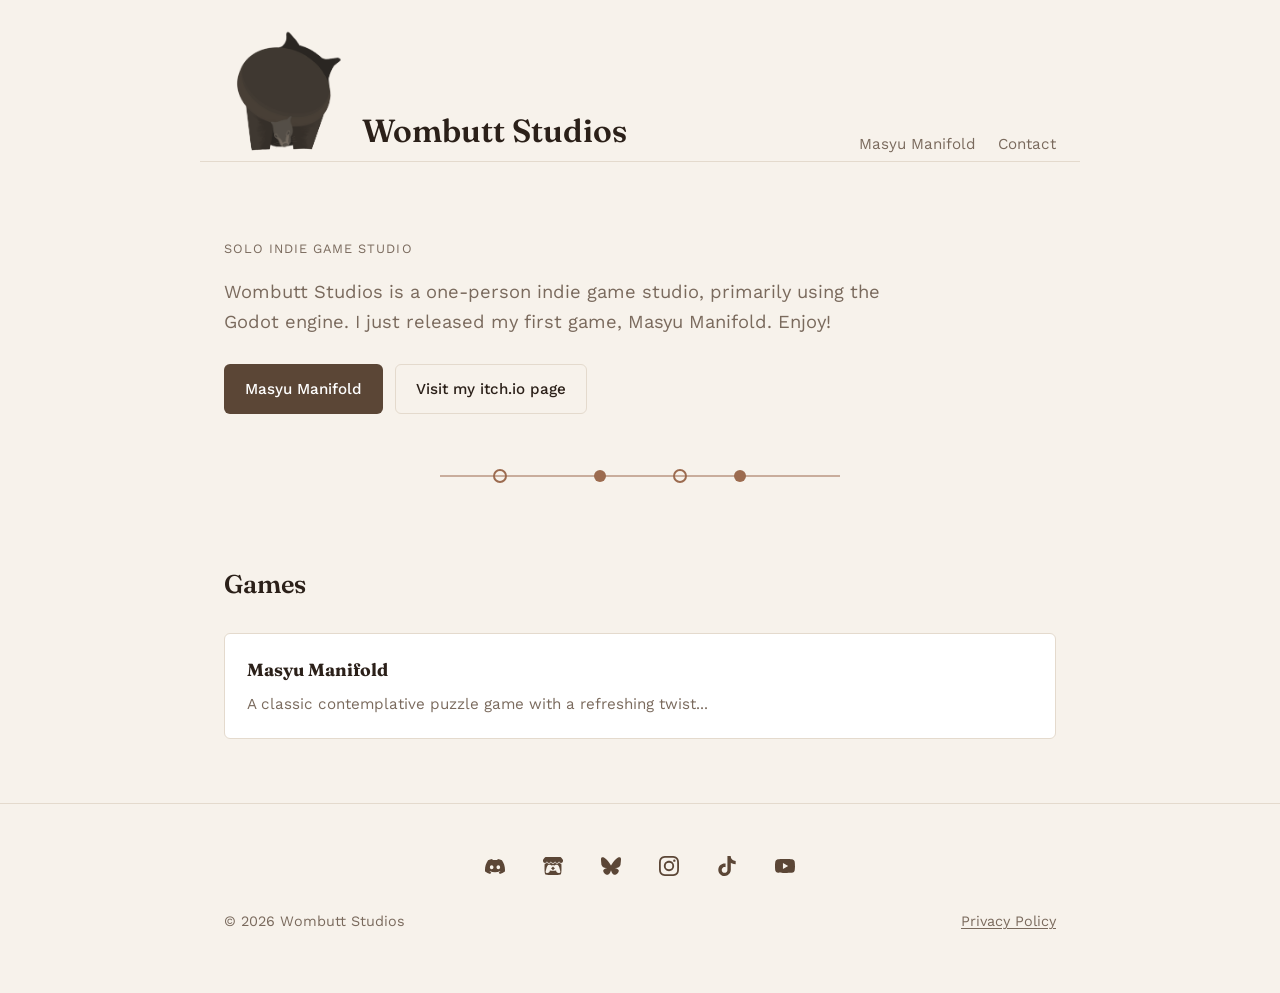
<file: index.html>
<!DOCTYPE html>
<html lang="en">
<head>
<meta charset="UTF-8">
<meta name="viewport" content="width=device-width, initial-scale=1.0">
<title>Wombutt Studios</title>
<meta name="description" content="Wombutt Studios — a solo indie studio making calm, hand-crafted puzzle games.">
<link rel="icon" href="assets/img/favicon.png">
<link rel="stylesheet" href="assets/css/style.css">
</head>
<body>

<header class="site-header">
  <div class="wrap nav">
    <a class="brand" href="index.html">
      <img src="assets/img/wombutt-logo.png" alt="Wombutt Studios logo">
      Wombutt Studios
    </a>
    <ul class="nav-links">
      <li><a href="masyu-manifold.html">Masyu Manifold</a></li>
      <li><a href="contact.html">Contact</a></li>
    </ul>
  </div>
</header>

<main>
  <section class="hero">
    <div class="wrap">
      <p class="hero-eyebrow">Solo indie game studio</p>
      <h1> </h1>
      <p class="lede">
        Wombutt Studios is a one-person indie game studio, primarily using the Godot engine. I just released my first game, Masyu Manifold. Enjoy!
      </p>
      <div class="btn-row">
        <a class="btn btn-primary" href="masyu-manifold.html">Masyu Manifold</a>
        <a class="btn btn-secondary" href="https://wombuttstudios.itch.io" target="_blank" rel="noopener">Visit my itch.io page</a>
      </div>
    </div>
  </section>

  <div class="wrap">
    <span class="loop-divider" aria-hidden="true">
      <svg viewBox="0 0 400 28" xmlns="http://www.w3.org/2000/svg">
        <path d="M0 14 H60 L100 14 L140 14 Q160 14 160 14 L240 14 L280 14 Q300 14 300 14 L400 14"
              fill="none" stroke="currentColor" stroke-width="2" opacity="0.5"/>
        <circle cx="60" cy="14" r="6" fill="none" stroke="currentColor" stroke-width="2"/>
        <circle cx="160" cy="14" r="6" fill="currentColor"/>
        <circle cx="240" cy="14" r="6" fill="none" stroke="currentColor" stroke-width="2"/>
        <circle cx="300" cy="14" r="6" fill="currentColor"/>
      </svg>
    </span>
  </div>

  <section id="games">
    <div class="wrap">
      <h2>Games</h2>
      <p class="section-sub"> </p>
      <div class="grid">
        <div class="card">
          <h3> <a href="masyu-manifold.html" style="text-decoration: none; color: inherit;">Masyu Manifold</a></h3>
          <p>A classic contemplative puzzle game with a refreshing twist...</p>
        </div>
       <!--
        <div class="card">
          <h3>Untitled prototype A</h3>
          <p>A watercolor-styled Masyu loop puzzle with portal mechanics. Releasing on Android.</p>
        </div>
        <div class="card">
          <h3>Untitled prototype B</h3>
          <p>Masyu is a contemplative puzzle about drawing a single, continuous loop that goes through all pearls. Maysu Manifold takes the classic puzzles further with custom shapes and Manifold Gates (portals) that allow the loop to leap across the board while remaining continuous. The result is a new class of mind-bending brain teasers where the loop can cross itself in ways that shouldn't be possible.</p>
        </div>
        -->
      </div>
    </div>
  </section>

  <!--
  <section id="about">
    <div class="wrap">
      <h2>About</h2>
      <p class="section-sub">
        Wombutt Studios is a solo development effort. Games are designed, built, and shipped
        by one person, start to finish — from puzzle logic to pixels to Play Store listing.
      </p>
    </div>
  </section>
  -->

</main>

<footer class="site-footer">
  <div class="wrap">
    <div class="social-row footer-social">
        <a class="social-icon icon-discord" href="https://discord.com/invite/BWma44aAkh" target="_blank" rel="noopener" aria-label="Discord"></a>
        <a class="social-icon icon-itch" href="https://wombuttstudios.itch.io" target="_blank" rel="noopener" aria-label="itch.io"></a>
        <a class="social-icon icon-bluesky" href="https://wombuttstudios.bsky.social" target="_blank" rel="noopener" aria-label="Bluesky"></a>
        <a class="social-icon icon-instagram" href="https://www.instagram.com/wombuttstudios" target="_blank" rel="noopener" aria-label="Instagram"></a>
        <a class="social-icon icon-tiktok" href="https://www.tiktok.com/@wombuttstudios" target="_blank" rel="noopener" aria-label="Tiktok"></a>
        <a class="social-icon icon-youtube" href="https://www.youtube.com/@WombuttStudios" target="_blank" rel="noopener" aria-label="YouTube"></a>
    </div>
    <div class="foot-row">
      <span>&copy; 2026 Wombutt Studios</span>
      <span><a href="privacy.html">Privacy Policy</a></span>
    </div>
  </div>
</footer>

</body>
</html>
</file>
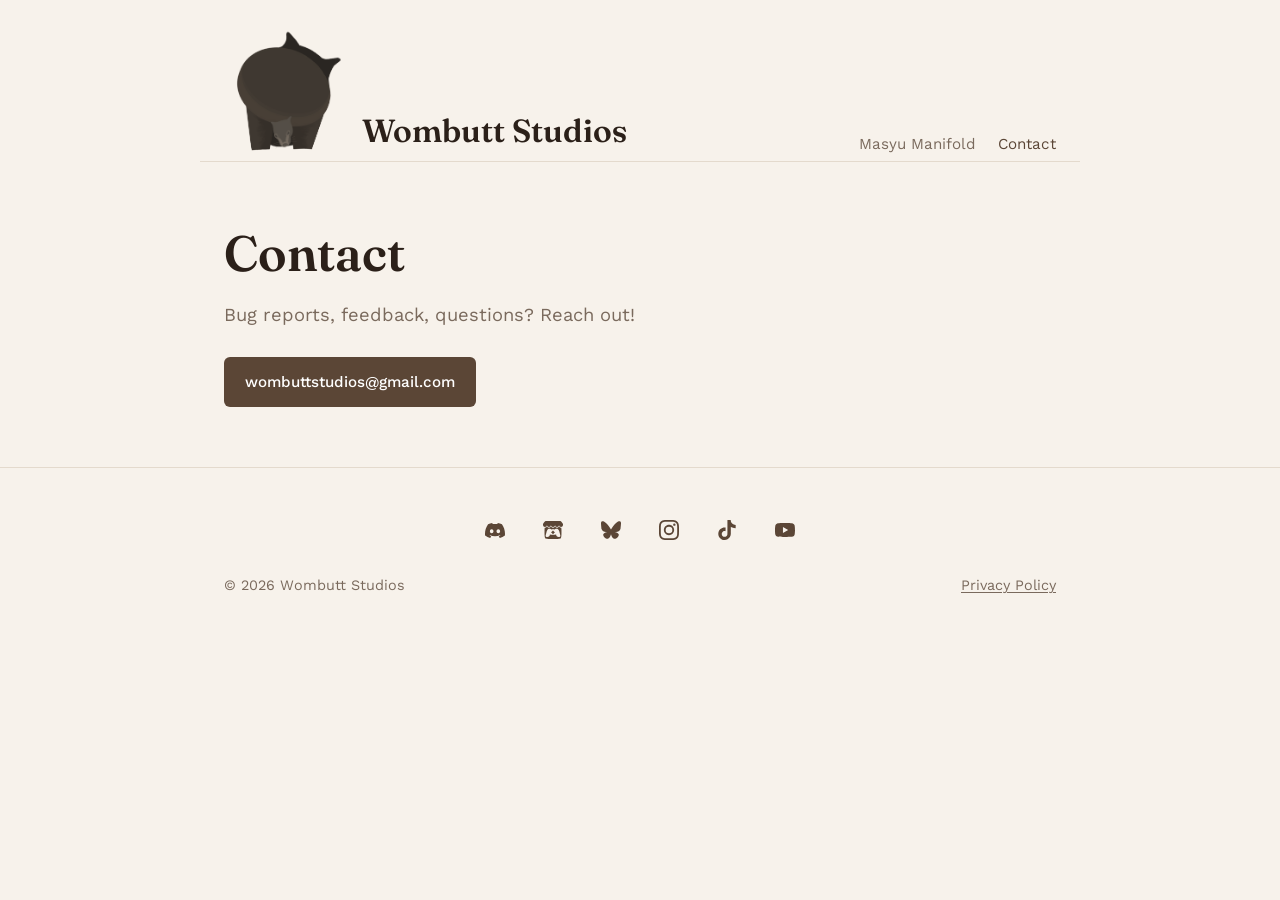
<file: contact.html>
<!DOCTYPE html>
<html lang="en">
<head>
<meta charset="UTF-8">
<meta name="viewport" content="width=device-width, initial-scale=1.0">
<title>Contact — Wombutt Studios</title>
<meta name="description" content="Contact Wombutt Studios.">
<link rel="icon" href="assets/img/favicon.png">
<link rel="stylesheet" href="assets/css/style.css">
</head>
<body>

<header class="site-header">
  <div class="wrap nav">
    <a class="brand" href="index.html">
      <img src="assets/img/wombutt-logo.png" alt="Wombutt Studios logo">
      Wombutt Studios
    </a>
    <ul class="nav-links">
      <li><a href="masyu-manifold.html">Masyu Manifold</a></li>
      <li><a href="contact.html" class="active">Contact</a></li>
    </ul>
  </div>
</header>

<main>
  <section class="hero">
    <div class="wrap">
      <h1>Contact</h1>
      <p class="lede">
        Bug reports, feedback, questions? Reach out!
      </p>
      <div class="btn-row">
        <a class="btn btn-primary" href="mailto:wombuttstudios+contact@gmail.com">wombuttstudios@gmail.com</a>
      </div>
    </div>
  </section>
</main>

<footer class="site-footer">
  <div class="wrap">
    <div class="social-row footer-social">
        <a class="social-icon icon-discord" href="https://discord.com/invite/BWma44aAkh" target="_blank" rel="noopener" aria-label="Discord"></a>
        <a class="social-icon icon-itch" href="https://wombuttstudios.itch.io" target="_blank" rel="noopener" aria-label="itch.io"></a>
        <a class="social-icon icon-bluesky" href="https://wombuttstudios.bsky.social" target="_blank" rel="noopener" aria-label="Bluesky"></a>
        <a class="social-icon icon-instagram" href="https://www.instagram.com/wombuttstudios" target="_blank" rel="noopener" aria-label="Instagram"></a>
        <a class="social-icon icon-tiktok" href="https://www.tiktok.com/@wombuttstudios" target="_blank" rel="noopener" aria-label="Tiktok"></a>
        <a class="social-icon icon-youtube" href="https://www.youtube.com/@WombuttStudios" target="_blank" rel="noopener" aria-label="YouTube"></a>
    </div>
    <div class="foot-row">
      <span>&copy; 2026 Wombutt Studios</span>
      <span><a href="privacy.html">Privacy Policy</a></span>
    </div>
  </div>
</footer>

</body>
</html>
</file>
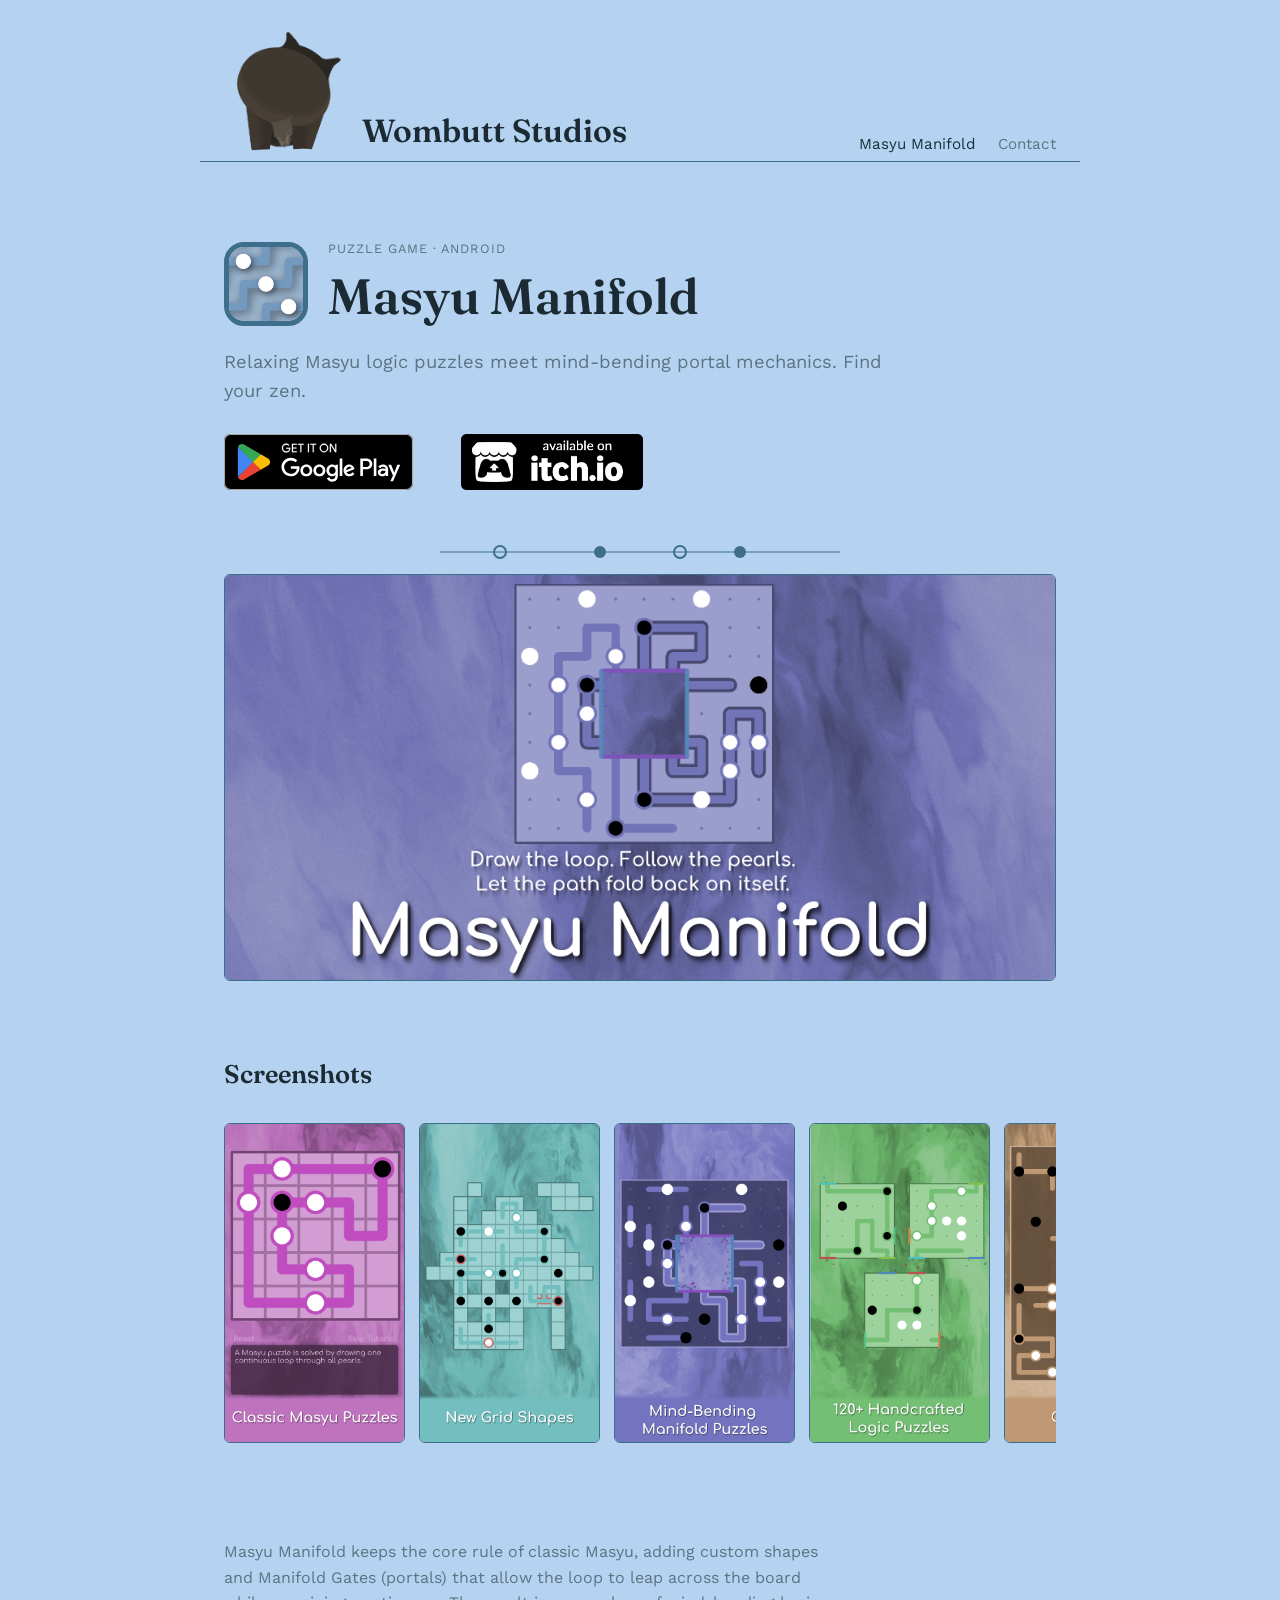
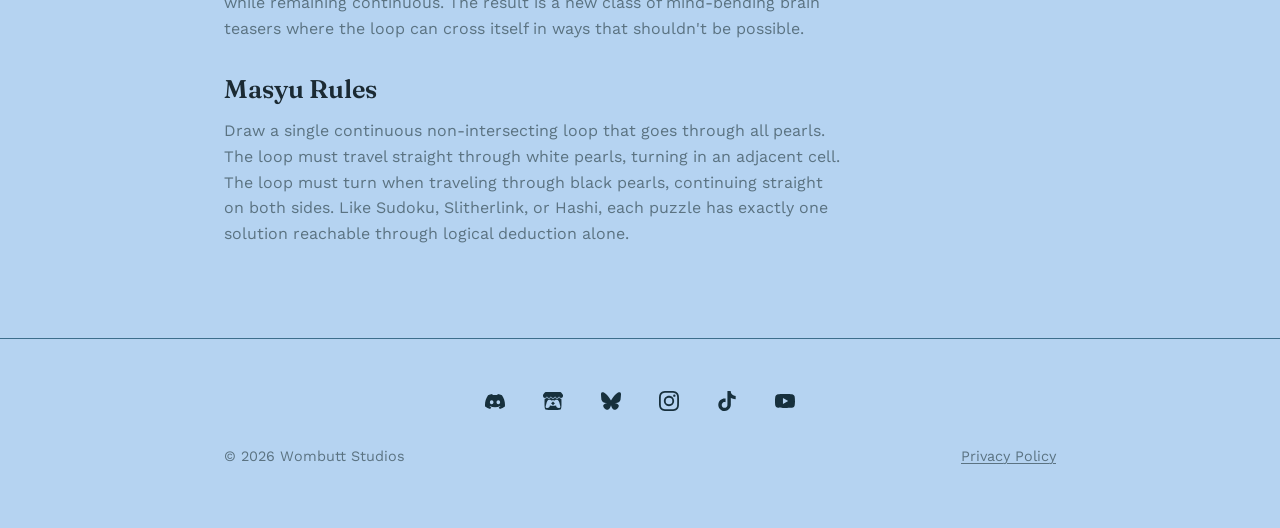
<file: masyu-manifold.html>
<!DOCTYPE html>
<html lang="en">
<head>
<meta charset="UTF-8">
<meta name="viewport" content="width=device-width, initial-scale=1.0">
<title>Masyu Manifold — Wombutt Studios</title>
<meta name="description" content="Masyu Manifold: a zen watercolor Masyu loop puzzle game with portal mechanics, for Android.">
<meta property="og:image" content="assets/img/feature-graphic.png">
<link rel="icon" href="assets/img/favicon.png">
<link rel="stylesheet" href="assets/css/style.css">
</head>
<body class="theme-game">

<header class="site-header">
  <div class="wrap nav">
    <a class="brand" href="index.html">
      <img src="assets/img/wombutt-logo.png" alt="Wombutt Studios logo">
      Wombutt Studios
    </a>
    <ul class="nav-links">
      <li><a href="masyu-manifold.html" class="active">Masyu Manifold</a></li>
     <!-- <li><a href="rules.html">Rules &amp; Strategy</a></li> -->
      <li><a href="contact.html">Contact</a></li>
    </ul>
  </div>
</header>

<main>
  <section class="hero">
    <div class="wrap">
    <div class="title-row">
      <img src="assets/img/favicon.svg" alt="" class="app-icon">
      <div>
        <p class="hero-eyebrow">Puzzle game · Android</p>
        <h1>Masyu Manifold</h1>
      </div>
    </div>

      <p class="lede">
        Relaxing Masyu logic puzzles meet mind-bending portal mechanics. Find your zen.
      </p>
      <!--
      <div class="btn-row">
        <a class="btn btn-primary" href="https://play.google.com/store/apps/details?id=io.itch.wombuttstudios.masyumanifold" target="_blank" rel="noopener">Get it on Google Play</a>
        <a class="btn btn-secondary" href="https://wombuttstudios.itch.io/masyu-manifold" target="_blank" rel="noopener">Play the web build on itch.io</a>
      </div>
      -->

      <div class="btn-row badge-row">
        <a href="https://play.google.com/store/apps/details?id=io.itch.wombuttstudios.masyumanifold" target="_blank" rel="noopener">
          <img src="assets/img/store/google-badge.svg" alt="Get it on Google Play" class="store-badge">
        </a>
        <a href="https://wombuttstudios.itch.io/masyu-manifold" target="_blank" rel="noopener">
          <img src="assets/img/store/itch-badge.png" alt="Available on itch.io" class="store-badge">
        </a>
      </div>


    </div>
  </section>

  <div class="wrap">
    <span class="loop-divider" aria-hidden="true">
      <svg viewBox="0 0 400 28" xmlns="http://www.w3.org/2000/svg">
        <path d="M0 14 H60 L100 14 L140 14 Q160 14 160 14 L240 14 L280 14 Q300 14 300 14 L400 14"
              fill="none" stroke="currentColor" stroke-width="2" opacity="0.5"/>
        <circle cx="60" cy="14" r="6" fill="none" stroke="currentColor" stroke-width="2"/>
        <circle cx="160" cy="14" r="6" fill="currentColor"/>
        <circle cx="240" cy="14" r="6" fill="none" stroke="currentColor" stroke-width="2"/>
        <circle cx="300" cy="14" r="6" fill="currentColor"/>
      </svg>
    </span>
  </div>

  <div class="wrap">
    <img src="assets/img/feature-graphic.png" alt="Masyu Manifold" class="feature-banner">
  </div>

  <section id="screenshots">
    <div class="wrap">
      <h2>Screenshots</h2>
      <p class="section-sub"> </p>
      <div class="shot-strip">
        <img src="assets/img/screenshots/1_tutorial.png" alt="Masyu Manifold screenshot 1">
        <img src="assets/img/screenshots/2_house.png" alt="Masyu Manifold screenshot 2">
        <img src="assets/img/screenshots/3_circuit.png" alt="Masyu Manifold screenshot 3">
        <img src="assets/img/screenshots/5_3box.png" alt="Masyu Manifold screenshot 4">
        <img src="assets/img/screenshots/4_classic.png" alt="Masyu Manifold screenshot 5">
        <img src="assets/img/screenshots/6_flower_green.png" alt="Masyu Manifold screenshot 6">
        <img src="assets/img/screenshots/7_manifold.png" alt="Masyu Manifold screenshot 7">
        <img src="assets/img/screenshots/8_home.png" alt="Masyu Manifold screenshot 8">
      </div>
    </div>
  </section>

  <section id="about-game">
    <div class="wrap">
      <p class="section-sub">
        Masyu Manifold keeps the core rule of classic Masyu, adding custom shapes and Manifold Gates (portals) that allow the loop to leap across the board while 
        remaining continuous. The result is a new class of mind-bending brain teasers where the loop can cross 
        itself in ways that shouldn't be possible.
      </p>
  
      <h2>Masyu Rules</h2>
      <p class="section-sub">
        Draw a single continuous non-intersecting loop that goes through all pearls. The loop must travel straight through white pearls, turning in an adjacent cell. The loop must turn when traveling through black pearls, continuing straight on both sides. Like Sudoku, Slitherlink, or Hashi, each puzzle has exactly one solution reachable through logical deduction alone.
      </p>

      <!-- 
      <div class="grid">
        <div class="card">
          <h3>Classic</h3>
          <p>Traditional Masyu logic, no gates — a clean way to learn or warm up.</p>
        </div>
        <div class="card">
          <h3>Manifold</h3>
          <p>Gates and twist-gates fold the board back on itself. Same rules, new geometry.</p>
        </div>
      </div>
      -->
    </div>
  </section>
</main>

<footer class="site-footer">
  <div class="wrap">
    <div class="social-row footer-social">
        <a class="social-icon icon-discord" href="https://discord.com/invite/BWma44aAkh" target="_blank" rel="noopener" aria-label="Discord"></a>
        <a class="social-icon icon-itch" href="https://wombuttstudios.itch.io" target="_blank" rel="noopener" aria-label="itch.io"></a>
        <a class="social-icon icon-bluesky" href="https://wombuttstudios.bsky.social" target="_blank" rel="noopener" aria-label="Bluesky"></a>
        <a class="social-icon icon-instagram" href="https://www.instagram.com/wombuttstudios" target="_blank" rel="noopener" aria-label="Instagram"></a>
        <a class="social-icon icon-tiktok" href="https://www.tiktok.com/@wombuttstudios" target="_blank" rel="noopener" aria-label="Tiktok"></a>
        <a class="social-icon icon-youtube" href="https://www.youtube.com/@WombuttStudios" target="_blank" rel="noopener" aria-label="YouTube"></a>
    </div>
    <div class="foot-row">
      <span>&copy; 2026 Wombutt Studios</span>
      <span><a href="privacy.html">Privacy Policy</a></span>
    </div>
  </div>
</footer>

</body>
</html>
</file>
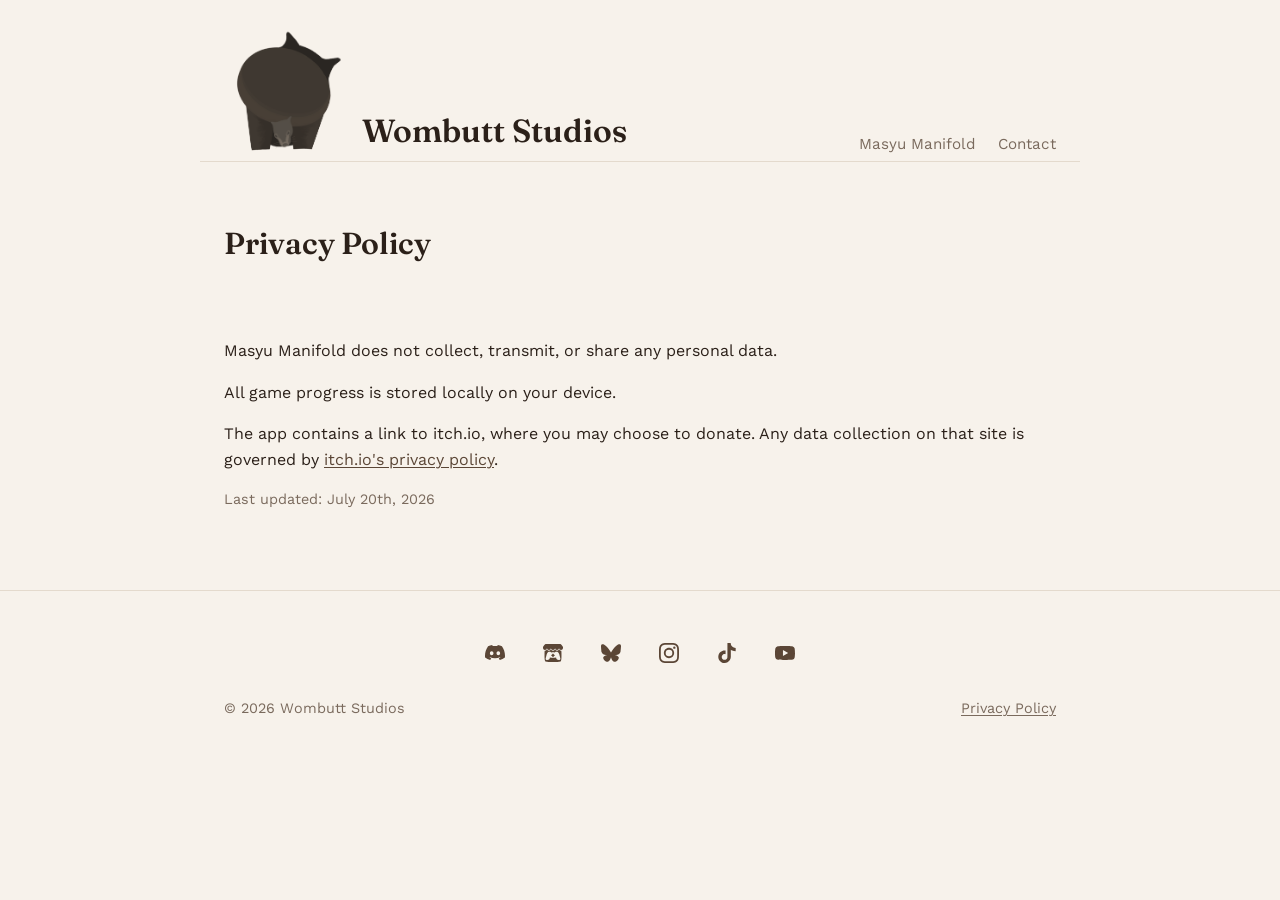
<file: privacy.html>
<!DOCTYPE html>
<html lang="en">
<head>
<meta charset="UTF-8">
<meta name="viewport" content="width=device-width, initial-scale=1.0">
<title>Privacy Policy — Wombutt Studios</title>
<link rel="icon" href="assets/img/favicon.png">
<link rel="stylesheet" href="assets/css/style.css">
</head>
<body>

<header class="site-header">
  <div class="wrap nav">
    <a class="brand" href="index.html">
      <img src="assets/img/wombutt-logo.png" alt="Wombutt Studios logo">
      Wombutt Studios
    </a>
    <ul class="nav-links">
      <li><a href="masyu-manifold.html">Masyu Manifold</a></li>
      <li><a href="contact.html">Contact</a></li>
    </ul>
  </div>
</header>

<main>
  <section class="hero" style="padding-bottom: 0;">
    <div class="wrap">
      <h1 style="font-size: 1.9rem;">Privacy Policy</h1>
    </div>
  </section>

  <section>
    <div class="wrap">
      <p>Masyu Manifold does not collect, transmit, or share any personal data.</p>
      <p>All game progress is stored locally on your device.</p>
      <p>
        The app contains a link to itch.io, where you may choose to donate. Any data
        collection on that site is governed by <a href="https://itch.io/docs/legal/privacy-policy" target="_blank" rel="noopener">itch.io's privacy policy</a>.
      </p>
      <p style="color: var(--muted); font-size: 0.9rem;">Last updated: July 20th, 2026</p>
    </div>
  </section>
</main>

<footer class="site-footer">
  <div class="wrap">
    <div class="social-row footer-social">
        <a class="social-icon icon-discord" href="https://discord.com/invite/BWma44aAkh" target="_blank" rel="noopener" aria-label="Discord"></a>
        <a class="social-icon icon-itch" href="https://wombuttstudios.itch.io" target="_blank" rel="noopener" aria-label="itch.io"></a>
        <a class="social-icon icon-bluesky" href="https://wombuttstudios.bsky.social" target="_blank" rel="noopener" aria-label="Bluesky"></a>
        <a class="social-icon icon-instagram" href="https://www.instagram.com/wombuttstudios" target="_blank" rel="noopener" aria-label="Instagram"></a>
        <a class="social-icon icon-tiktok" href="https://www.tiktok.com/@wombuttstudios" target="_blank" rel="noopener" aria-label="Tiktok"></a>
        <a class="social-icon icon-youtube" href="https://www.youtube.com/@WombuttStudios" target="_blank" rel="noopener" aria-label="YouTube"></a>
    </div>
    <div class="foot-row">
      <span>&copy; 2026 Wombutt Studios</span>
      <span><a href="privacy.html">Privacy Policy</a></span>
    </div>
  </div>
</footer>

</body>
</html>
</file>
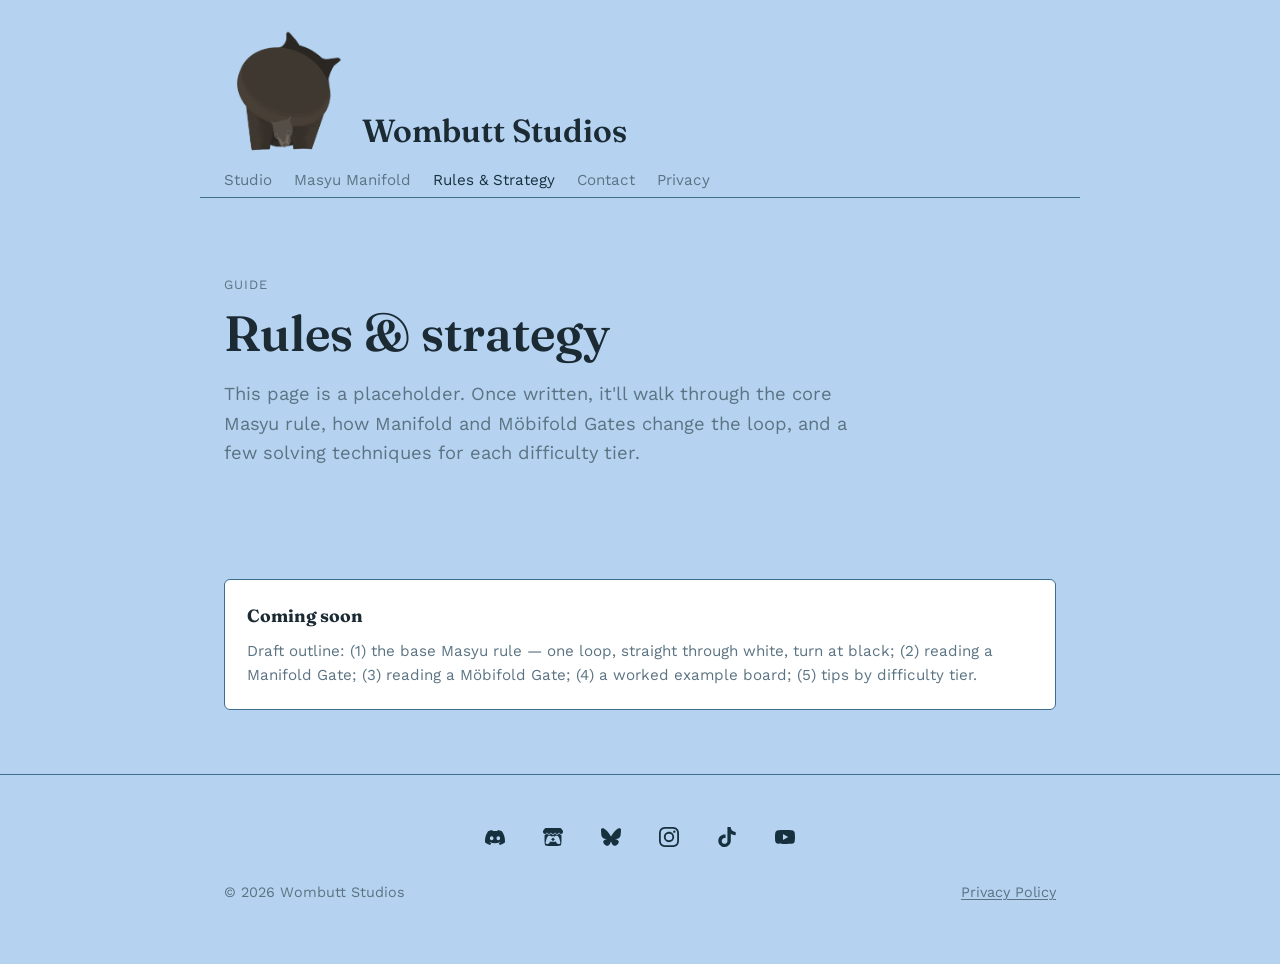
<file: rules.html>
<!DOCTYPE html>
<html lang="en">
<head>
<meta charset="UTF-8">
<meta name="viewport" content="width=device-width, initial-scale=1.0">
<title>Rules &amp; Strategy — Masyu Manifold</title>
<meta name="description" content="How to play Masyu Manifold: rules and strategy for the Masyu loop puzzle with portal mechanics.">
<link rel="icon" href="assets/img/favicon.png">
<link rel="stylesheet" href="assets/css/style.css">
</head>
<body class="theme-game">

<header class="site-header">
  <div class="wrap nav">
    <a class="brand" href="index.html">
      <img src="assets/img/wombutt-logo.png" alt="Wombutt Studios logo">
      Wombutt Studios
    </a>
    <ul class="nav-links">
      <li><a href="index.html">Studio</a></li>
      <li><a href="masyu-manifold.html">Masyu Manifold</a></li>
      <li><a href="rules.html" class="active">Rules &amp; Strategy</a></li>
      <li><a href="contact.html">Contact</a></li>
      <li><a href="privacy.html">Privacy</a></li>
    </ul>
  </div>
</header>

<main>
  <section class="hero">
    <div class="wrap">
      <p class="hero-eyebrow">Guide</p>
      <h1>Rules &amp; strategy</h1>
      <p class="lede">
        This page is a placeholder. Once written, it'll walk through the core Masyu rule,
        how Manifold and Möbifold Gates change the loop, and a few solving techniques
        for each difficulty tier.
      </p>
    </div>
  </section>

  <section>
    <div class="wrap">
      <div class="card">
        <h3>Coming soon</h3>
        <p>
          Draft outline: (1) the base Masyu rule — one loop, straight through white,
          turn at black; (2) reading a Manifold Gate; (3) reading a Möbifold Gate;
          (4) a worked example board; (5) tips by difficulty tier.
        </p>
      </div>
    </div>
  </section>
</main>

<footer class="site-footer">
  <div class="wrap">
    <div class="social-row footer-social">
        <a class="social-icon icon-discord" href="https://discord.com/invite/BWma44aAkh" target="_blank" rel="noopener" aria-label="Discord"></a>
        <a class="social-icon icon-itch" href="https://wombuttstudios.itch.io" target="_blank" rel="noopener" aria-label="itch.io"></a>
        <a class="social-icon icon-bluesky" href="https://wombuttstudios.bsky.social" target="_blank" rel="noopener" aria-label="Bluesky"></a>
        <a class="social-icon icon-instagram" href="https://www.instagram.com/wombuttstudios" target="_blank" rel="noopener" aria-label="Instagram"></a>
        <a class="social-icon icon-tiktok" href="https://www.tiktok.com/@wombuttstudios" target="_blank" rel="noopener" aria-label="Tiktok"></a>
        <a class="social-icon icon-youtube" href="https://www.youtube.com/@WombuttStudios" target="_blank" rel="noopener" aria-label="YouTube"></a>
    </div>
    <div class="foot-row">
      <span>&copy; 2026 Wombutt Studios</span>
      <span><a href="privacy.html">Privacy Policy</a></span>
    </div>
  </div>
</footer>

</body>
</html>
</file>
<file: assets/css/style.css>
/* ==========================================================================
   Wombutt Studios — shared stylesheet
   Two palettes, one system:
     - Studio theme (default, on <body>): warm, brown, paper-like
     - Game theme  (<body class="theme-game">): cool, monochrome blue, zen
   ========================================================================== */

@import url('https://fonts.googleapis.com/css2?family=Fraunces:opsz,wght@9..144,400;9..144,500;9..144,600&family=Work+Sans:wght@400;500;600&display=swap');

:root {
  /* Studio palette */
  --bg: #F7F2EB;
  --surface: #FFFFFF;
  --text: #2B2019;
  --muted: #7A6A5D;
  --accent: #9C6B4F;
  --accent-2: #5B4636;
  --border: #E4DACD;

  --font-display: 'Fraunces', Georgia, serif;
  --font-body: 'Work Sans', -apple-system, sans-serif;

  --radius: 6px;
  --max-width: 880px;
}

body.theme-game {
  /* Game palette — swaps the same variable names */
  --bg: #b5d3f1; /* Highlight: #96b0c9; Original: #EAF0F4; */
  --surface:#FFFFFF;
  --text: #1B2A33;
  --muted: #5B7382;
  --accent: #3D6E8C;
  --accent-2: #17303D;
  --border: #3D6E8C; /* #D3E0E7; */
}

* { box-sizing: border-box; }

html { scroll-behavior: smooth; }

body {
  margin: 0;
  background: var(--bg);
  color: var(--text);
  font-family: var(--font-body);
  line-height: 1.6;
  -webkit-font-smoothing: antialiased;
}

img { max-width: 100%; display: block; }

a {
  color: var(--accent-2);
  text-decoration-thickness: 1px;
  text-underline-offset: 2px;
}
a:hover { color: var(--accent); }

a:focus-visible,
button:focus-visible {
  outline: 2px solid var(--accent);
  outline-offset: 3px;
}

.wrap {
  max-width: var(--max-width);
  margin: 0 auto;
  padding: 0 24px;
}

/* ---- Header / nav ---- */
.site-header {
  padding: 28px 0 0;
}
.nav {
  display: flex;
  align-items: flex-end;
  justify-content: space-between;
  flex-wrap: wrap;
  gap: 12px;
  padding-bottom: 5px;
  border-bottom: 1px solid var(--border);
}
.brand {
  display: flex;
  align-items: flex-end;
  gap: 10px;
  font-family: var(--font-display);
  font-weight: 600;
  font-size: 2.0rem;
  color: var(--text);
  text-decoration: none;
}
.brand img {
  width: 128px;
  height: 128px;
  object-fit: contain;
}
.nav-links {
  display: flex;
  gap: 22px;
  list-style: none;
  margin: 0;
  padding: 0;
  font-size: 0.95rem;
}
.nav-links a {
  color: var(--muted);
  text-decoration: none;
}
.nav-links a:hover,
.nav-links a.active {
  color: var(--accent-2);
}

/* ---- Hero ---- */
.hero {
  padding: 64px 0 40px;
}
.hero-eyebrow {
  font-size: 0.8rem;
  letter-spacing: 0.08em;
  text-transform: uppercase;
  color: var(--muted);
  margin-bottom: 10px;
}
.hero h1 {
  font-family: var(--font-display);
  font-size: clamp(2.1rem, 5vw, 3.1rem);
  font-weight: 600;
  line-height: 1.12;
  margin: 0 0 18px;
  color: var(--text);
}
.hero p.lede {
  font-size: 1.15rem;
  color: var(--muted);
  max-width: 60ch;
  margin: 0 0 28px;
}
.hero-art {
  display: flex;
  gap: 18px;
  margin-top: 8px;
}
.hero-art img {
  border-radius: var(--radius);
  border: 1px solid var(--border);
}

/* ---- Buttons ---- */
.btn-row { display: flex; flex-wrap: wrap; gap: 12px; }
.btn {
  display: inline-flex;
  align-items: center;
  gap: 8px;
  padding: 12px 20px;
  border-radius: var(--radius);
  font-weight: 500;
  font-size: 0.95rem;
  text-decoration: none;
  border: 1px solid transparent;
  transition: transform 0.12s ease, background 0.12s ease;
}
.btn:hover { transform: translateY(-1px); }
.btn-primary {
  background: var(--accent-2);
  color: #fff;
}
.btn-primary:hover { background: var(--accent); color: #fff; }
.btn-secondary {
  background: transparent;
  border-color: var(--border);
  color: var(--text);
}
.btn-secondary:hover { border-color: var(--accent); color: var(--accent); }

.badge-row { align-items: center; gap: 48px;}

.store-badge {
  height: 56px;
  width: auto;
  transition: opacity 0.12s ease;
}
.store-badge:hover { opacity: 0.85; }


/* ---- Sections ---- */
section { padding: 44px 0; }
section h2 {
  font-family: var(--font-display);
  font-size: 1.6rem;
  font-weight: 600;
  margin-bottom: 8px;
}
.section-sub {
  color: var(--muted);
  margin-top: 0;
  margin-bottom: 28px;
  max-width: 62ch;
}

/* ---- Cards / grid ---- */
.grid {
  display: grid;
  grid-template-columns: repeat(auto-fit, minmax(220px, 1fr));
  gap: 18px;
}
.card {
  background: var(--surface);
  border: 1px solid var(--border);
  border-radius: var(--radius);
  padding: 22px;
}
.card h3 {
  font-family: var(--font-display);
  font-size: 1.1rem;
  margin: 0 0 8px;
}
.card p { color: var(--muted); margin: 0; font-size: 0.95rem; }

/* ---- Banner ---- */
.feature-banner {
  display: block;
  margin: 0 auto 8px;
  max-width: 860px;
  width: 100%;
  border-radius: var(--radius);
  border: 1px solid var(--border);
}

/* ---- App icon ---- */
.title-row {
  display: flex;
  align-items: center;
  gap: 20px;
  margin-bottom: 4px;
}
.app-icon {
  width: 84px;
  height: 84px;
  border-radius: 20px;
  border: 5px solid var(--border);
  flex-shrink: 0;
}

/* ---- Screenshot strip ---- */
.shot-strip {
  display: flex;
  gap: 14px;
  overflow-x: auto;
  padding-bottom: 8px;
}
.shot-strip img {
  height: 320px;
  width: auto;
  border-radius: var(--radius);
  border: 1px solid var(--border);
  flex: 0 0 auto;
}

/* ---- Social icons ---- */
.social-row {
  display: flex;
  gap: 14px;
  flex-wrap: wrap;
}
.social-icon {
  width: 44px;
  height: 44px;
  border-radius: 50%;
  background: var(--accent-2);
  transition: background 0.12s ease;
  -webkit-mask-repeat: no-repeat;
  mask-repeat: no-repeat;
  -webkit-mask-position: center;
  mask-position: center;
  -webkit-mask-size: 20px;
  mask-size: 20px;
}
.social-icon:hover { background: var(--accent); }
.footer-social {
  justify-content: center;
  margin-bottom: 22px;
}
 
/* One rule per icon: only the mask-image URL changes. Add a matching class here each time you add a new platform. */
.social-icon.icon-itch    { -webkit-mask-image: url('../img/social/itchio.svg');    mask-image: url('../img/social/itchio.svg'); }
.social-icon.icon-discord { -webkit-mask-image: url('../img/social/discord.svg'); mask-image: url('../img/social/discord.svg'); }
.social-icon.icon-instagram { -webkit-mask-image: url('../img/social/instagram.svg'); mask-image: url('../img/social/instagram.svg'); }
.social-icon.icon-youtube { -webkit-mask-image: url('../img/social/youtube.svg'); mask-image: url('../img/social/youtube.svg'); }
.social-icon.icon-tiktok { -webkit-mask-image: url('../img/social/tiktok.svg'); mask-image: url('../img/social/tiktok.svg'); }
.social-icon.icon-bluesky { -webkit-mask-image: url('../img/social/bluesky.svg'); mask-image: url('../img/social/bluesky.svg'); }

/* ---- Loop divider (signature element) ---- */
.loop-divider {
  display: block;
  width: 100%;
  height: 28px;
  margin: 8px 0;
  color: var(--accent);
}
.loop-divider svg { width: 100%; height: 100%; display: block; }

/* ---- Footer ---- */
.site-footer {
  padding: 40px 0 60px;
  border-top: 1px solid var(--border);
  margin-top: 20px;
  color: var(--muted);
  font-size: 0.9rem;
}
.site-footer a { color: var(--muted); }
.site-footer .foot-row {
  display: flex;
  justify-content: space-between;
  flex-wrap: wrap;
  gap: 12px;
  align-items: center;
}

/* ---- Utility ---- */
.mt-0 { margin-top: 0; }
.center { text-align: center; }

@media (max-width: 560px) {
  .hero-art { flex-direction: column; }
  .shot-strip img { height: 240px; }
}
</file>
